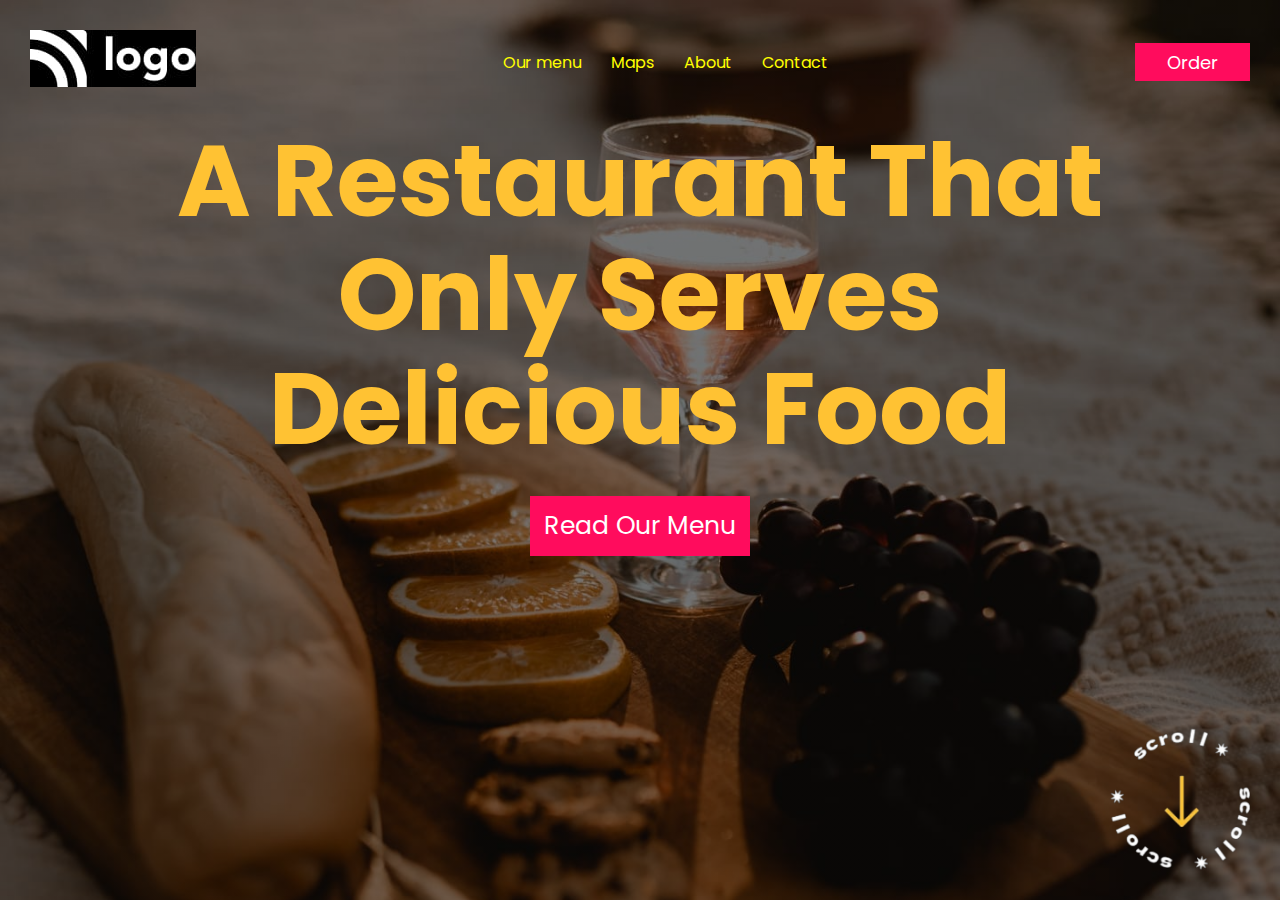
<file: Assig-1/index.html>
<!DOCTYPE html>
<html lang="en">
  <head>
    <meta charset="UTF-8" />
    <meta http-equiv="X-UA-Compatible" content="IE=edge" />
    <meta name="viewport" content="width=device-width, initial-scale=1.0" />
    <!-- css -->
    <link rel="stylesheet" href="style.css" />
    <!-- google font -->
    <link rel="preconnect" href="https://fonts.googleapis.com" />
    <link rel="preconnect" href="https://fonts.gstatic.com" crossorigin />
    <link
      href="https://fonts.googleapis.com/css2?family=Poppins:ital,wght@1,200&display=swap"
      rel="stylesheet"
    />

    <title>assignment | project 3</title>
  </head>
  <body>
    <header>
      <nav>
        <div class="logo">
          <img src="./assets/logo.jpg" alt="logo" />
        </div>
        <div class="menu">
          <div><a href="#">Our menu</a></div>
          <div><a href="#">Maps</a></div>
          <div><a href="#">About</a></div>
          <div><a href="#">Contact</a></div>
        </div>
        <div class="btn1">
          <button>Order</button>
        </div>
      </nav>
    </header>
    <main>
      <div class="text-big">
        <h1>
          A Restaurant That <br />
          Only Serves <br />
          Delicious Food
        </h1>
      </div>
      <div class="btn2">
        <button>Read Our Menu</button>
      </div>
      <div class="icon">
        <img src="./assets/bl.png" alt="b1" />
      </div>
    </main>
  </body>
</html>
</file>
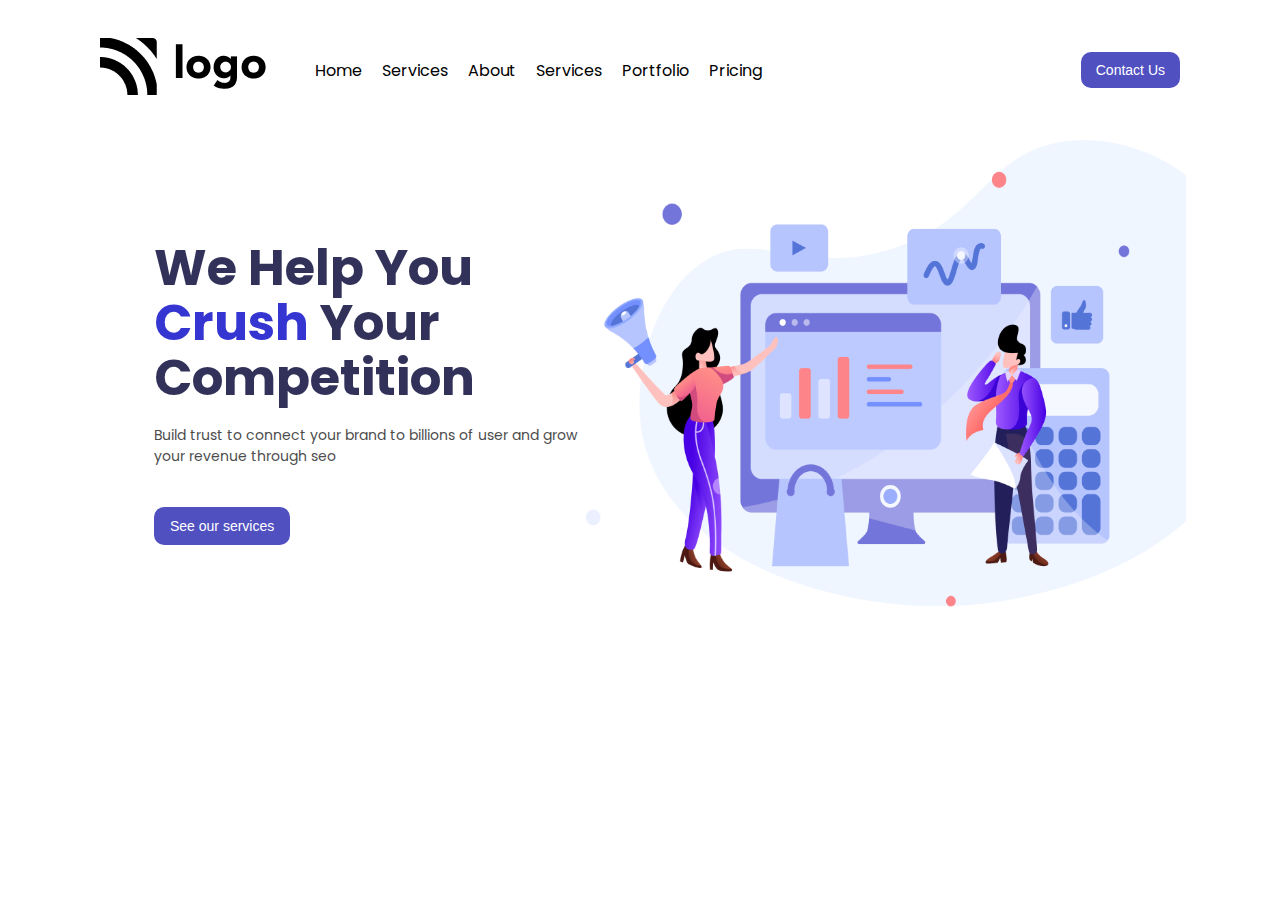
<file: Assig-2/index.html>
<!DOCTYPE html>
<html lang="en">
<head>
    <meta charset="UTF-8">
    <meta http-equiv="X-UA-Compatible" content="IE=edge">
    <meta name="viewport" content="width=device-width, initial-scale=1.0">
    <!-- css -->
    <link rel="stylesheet" href="style.css">
    <title>Assignment-2 </title>
    <!-- google font -->
    <link rel="preconnect" href="https://fonts.googleapis.com" />
    <link rel="preconnect" href="https://fonts.gstatic.com" crossorigin />
    <link
      href="https://fonts.googleapis.com/css2?family=Poppins&display=swap"
      rel="stylesheet"
    />
</head>
<body>
    <header>
        <nav>
            <div class="logo">
                <img src="./assets/Logo (1).png" alt="">
            </div>
            <div class="menu">
                <div><a href="#">Home</a></div>
                <div><a href="#">Services</a></div>
                <div><a href="#">About</a></div>
                <div><a href="#">Services</a></div>
                <div><a href="#">Portfolio</a></div>
                <div><a href="#">Pricing</a></div>
            </div>
            <div class="btn1">
                <button>Contact Us</button>
            </div>
        </nav>
    </header>
    <section class="main-section">
        <div class="section-left">
            <h1>We Help You <br/> <span>Crush</span> Your <br/>Competition</h1>
            <p>Build trust to connect your brand to billions of user and grow your revenue through seo</p>
            <button>See our services</button>
        </div>
        <div class="section-right">
            <img src="./assets/Header Illustration.png" alt="">
        </div>
    </section>
</body>
</html>
</file>
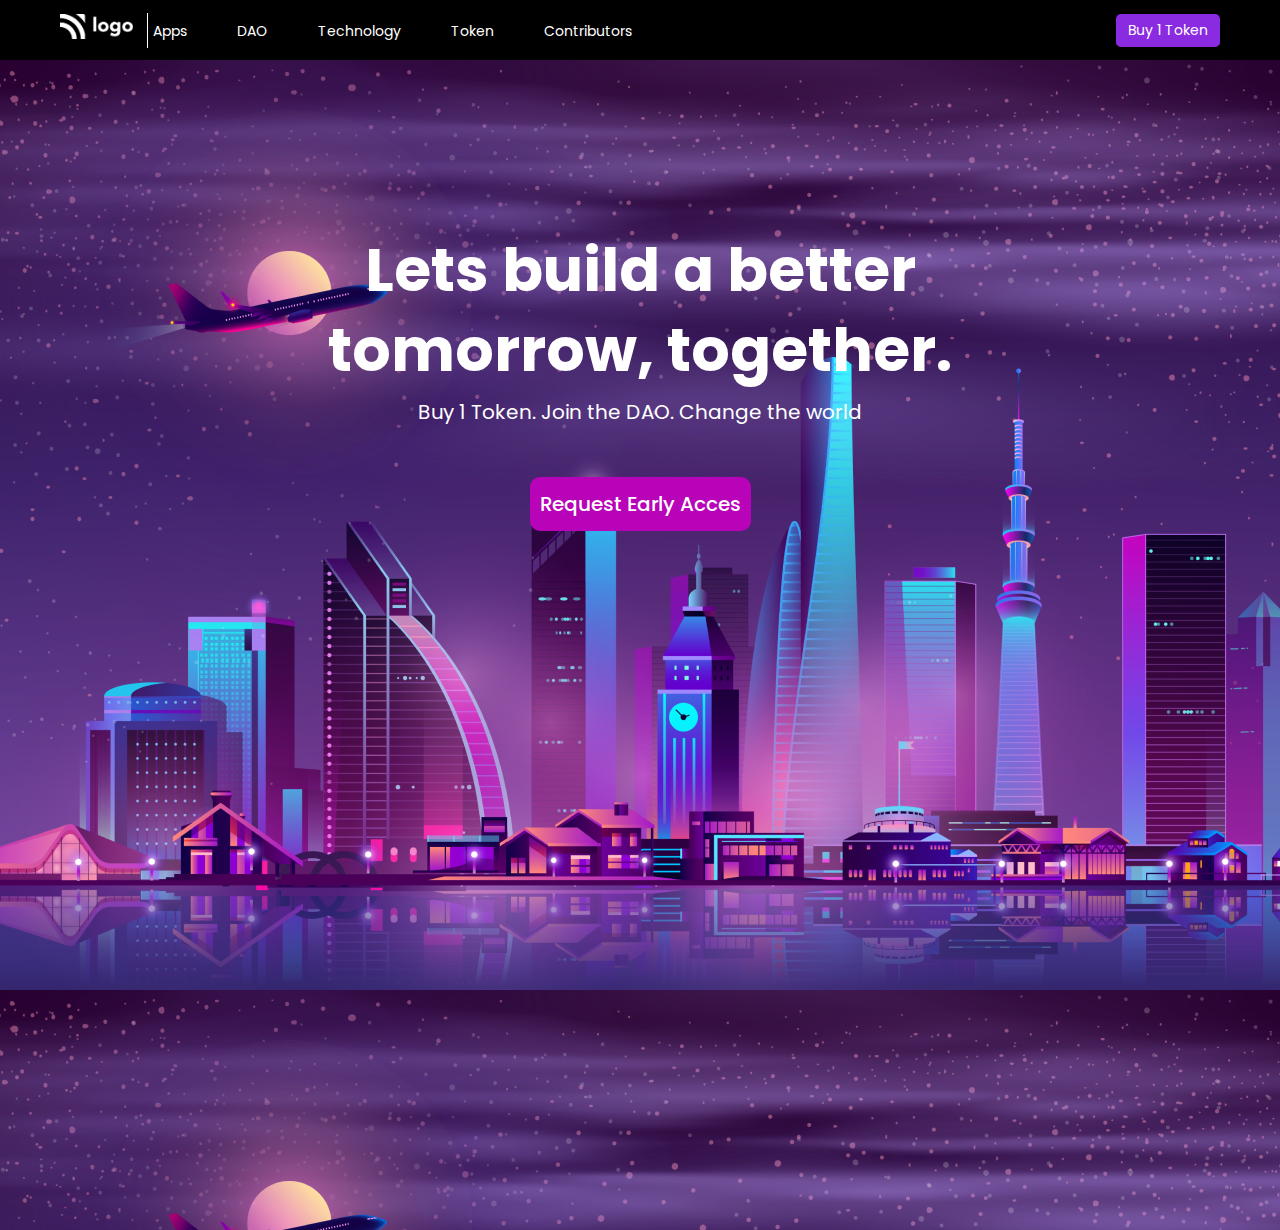
<file: Assig-3/index.html>
<!DOCTYPE html>
<html lang="en">
<head>
    <meta charset="UTF-8">
    <meta http-equiv="X-UA-Compatible" content="IE=edge">
    <meta name="viewport" content="width=device-width, initial-scale=1.0">
    <!-- css -->
    <link rel="stylesheet" href="style.css">
    <!-- google font -->
    <link
      href="https://fonts.googleapis.com/css2?family=Poppins:wght@200;300;400;500;600;700;800&display=swap"
      rel="stylesheet"
    />
    <title>Assignment-3</title>
</head>
<body>
    <header>
        <nav>
            <div class="logo">
                <img src="./assets/white-logo.png" alt="">
            </div>
            <div class="line"></div>
            <div class="menu">
                <div><a href="#">Apps</a></div>
                <div><a href="#">DAO</a></div>
                <div><a href="#">Technology</a></div>
                <div><a href="#">Token</a></div>
                <div><a href="#">Contributors</a></div>
            </div>
            <div class="btn1">
                <button>Buy 1 Token</button>
            </div>
        </nav>
    </header>

    <!-- hero section -->
    <section aria-label="hero">
        <div class="hero">
            <h1>Lets build a better<br/>tomorrow, together.</h1>
            <p>Buy 1 Token. Join the DAO. Change the world</p>
            <button class="btn2">Request Early Acces</button>
        </div>
    </section>
</body>
</html>
</file>
<file: Assig-1/style.css>
* {
    margin: 0;
    padding: 0;
    box-sizing: border-box;
    font-family: 'Poppins', sans-serif;

}
body {
    width: 100%;
    height: 100%;
    background-image: linear-gradient(rgba(0, 0, 0, 0.5), rgba(0, 0, 0, 0.5)),
    url("./assets/bg.jpg");
    background-size: cover;
    background-attachment: fixed;
   
}

/* navigation bar */
nav {
    display: flex;
    align-items: center;
    justify-content: space-between;
    padding: 30px;
}
.menu {
    display: flex;
    gap: 30px;
}
.menu a {
    text-decoration: none;
    color: #ffff00;
}
.btn1 button {
    background-color: rgb(255, 12, 93);
    height: 38px;
    width: 115px;
    border: none;
    font-size: 18px;
    padding: 5px 10px;
    color: #ffffff;
}
.text-big h1 {
    text-align: center;
    font-size: 100px;
    font-weight: bolder;
    line-height: 114px;
    color: #ffc233;
}
.btn2 {
    text-align: center;
}
.btn2 button {
    background-color: rgb(255, 12, 93);
    height: 60px;
    width: 220px;
    border: none;
    font-size: 25px;
    padding: 9px 12px;
    color: #ffffff;
    margin: 30px;
}
.icon img {
    position: fixed;
    bottom: 0;
    right: 0;
    height: 187px;
    width: 186px;
}
</file>
<file: Assig-2/style.css>
* {
    margin: 0;
    padding: 0;
}
body {
    background-color: #ffffff;
    box-sizing: border-box;
    font-family: 'Poppins', sans-serif;
}

/* navigation bar */
nav {
    display: flex;
    justify-content: space-between;
    height: 80px;
    align-items: center;
    padding: 30px 100px;
    /* margin-bottom: 100px; */
}
.menu {
    display: flex;
    gap: 20px;
    align-items: center;
    margin-left: -270px;
}
.menu a {
    text-decoration: none;
    color: #000000;
}
.btn1 button {
    padding: 10px 15px;
    background-color: rgba(51, 51, 183, 0.859);
    color: #ffffff;
    border: none;
    border-radius: 10px;
    font-size: 14px;
}

/* main section */
.main-section {
    display: flex;
    padding: 0 100px;
    justify-content: center;
}
.section-left {
    width: 40%;
    padding-top: 100px;
}
.section-left h1 {
    font-size: 50px;
    line-height: 55px;
    color: #11113fdd;
    font-family: 700;
}
.section-left p {
    color: #202020;
    opacity: 0.8;
    font-weight: 400;
    font-size: 14px;
    margin: 20px 0;
}
.section-left h1 span {
    color: #3535d1;
}
.section-left button {
    padding: 11px 16px;
    background-color: #3333b7db;
    color: #ffffff;
    border: none;
    border-radius: 10px;
    font-size: 14px;
    margin-top: 20px;
}
.section-right {
    width: 50%;
}
.section-right img {
    width: 600px;
}
</file>
<file: Assig-3/style.css>
* {
    margin: 0;
    padding: 0;
    box-sizing: border-box;
    font-family: "Poppins", sans-serif;
}

/* navigation bar */
nav {
    display: flex;
    height: 60px;
    padding: 0 60px;
    justify-content: space-between;
    align-items: center;
    background-color: black;
}
.line {
    width: 1px;
    height: 35px;
    background-color: #fff;
    margin-left: -470px;
}
.logo img {
    height: 25px;
}
.menu {
    display: flex;
    align-items: center;
    gap: 50px;
    margin-left: -480px;
}
.menu a {
    text-decoration: none;
    color: #ffffff;
    font-size: 14px;
}
.btn1 button {
    display: flex;
    align-items: center;
    padding: 6px 12px;
    background-color: blueviolet;
    color: #ffffff;
    border: none;
    border-radius: 5px;
    font-size: 14px;
    cursor: pointer;
}


/* hero section */
.hero {
    background-image: url(./assets/bg.png);
    height: 130vh;
    text-align: center;
}
.hero h1 {
    font-size: 60px;
    line-height: 80px;
    color: #fff;
    font-weight: 700;
    padding-top: 170px;
}
.hero p {
    font-size: 20px;
    color: #fff;
    padding-top: 7px;
}
.hero .btn2 {
    padding: 12px 10px;
    background-color: #b803b8;
    color: #ffffff;
    border: none;
    border-radius: 10px;
    font-size: 20px;
    font-weight: 500;
    margin-top: 50px;
    cursor: pointer;
}
</file>
